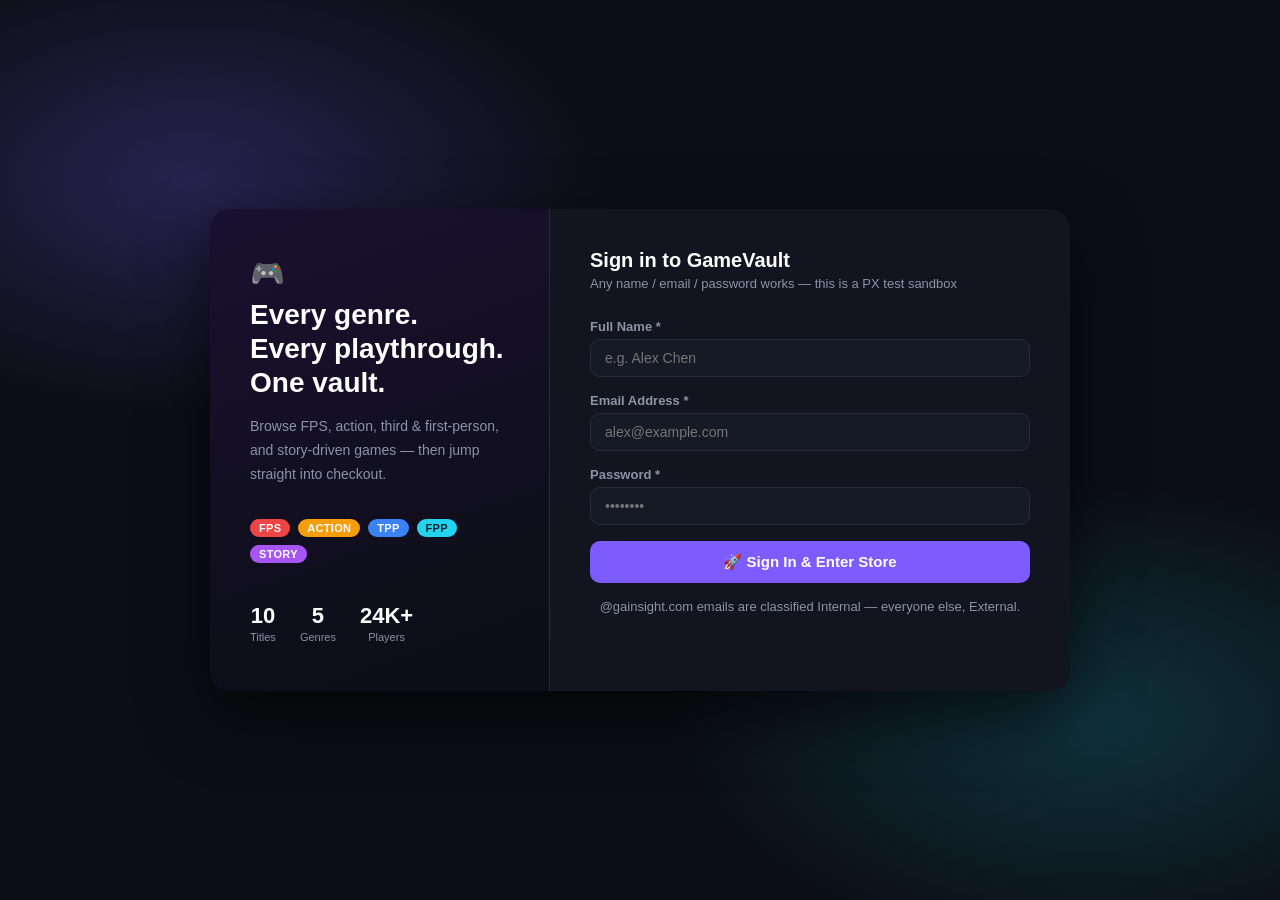
<file: index.html>
<!DOCTYPE html>
<html lang="en">
<head>
  <meta charset="UTF-8"/>
  <meta name="viewport" content="width=device-width,initial-scale=1"/>
  <title>GameVault — Sign in</title>
  <link rel="stylesheet" href="styles.css"/>
  <style>
    #login-page{display:flex;align-items:center;justify-content:center;min-height:100vh;position:relative;overflow:hidden}
    .login-bg{position:absolute;inset:0;background:
      radial-gradient(700px 400px at 15% 20%, rgba(124,92,255,.25), transparent 60%),
      radial-gradient(700px 400px at 85% 80%, rgba(34,211,238,.18), transparent 60%),
      var(--bg);
    }
    .login-wrap{position:relative;z-index:2;display:flex;gap:0;border-radius:20px;overflow:hidden;box-shadow:0 24px 64px rgba(0,0,0,.6);width:100%;max-width:860px;margin:1.5rem}
    .login-left{background:linear-gradient(160deg,#1a1030,#0b0e14);padding:3rem 2.5rem;width:340px;flex-shrink:0;display:flex;flex-direction:column;justify-content:space-between;border-right:1px solid var(--border)}
    .login-left h2{font-size:28px;font-weight:800;color:white;line-height:1.2;margin-bottom:1rem}
    .login-left p{font-size:14px;color:var(--muted);line-height:1.7}
    .genre-pills{display:flex;flex-wrap:wrap;gap:8px;margin-top:2rem}
    .login-stats{display:flex;gap:1.5rem;margin-top:2.5rem}
    .ls{text-align:center}
    .ls-num{font-size:22px;font-weight:800;color:white}
    .ls-label{font-size:11px;color:var(--muted);margin-top:2px}
    .login-right{background:var(--bg2);padding:2.5rem;flex:1}
    .login-right h3{font-size:20px;font-weight:700;margin-bottom:4px;color:white}
    .login-right p{font-size:13px;color:var(--muted);margin-bottom:1.75rem}
    .form-group{margin-bottom:1rem}
    .form-group label{display:block;font-size:13px;font-weight:600;margin-bottom:5px;color:var(--muted)}
    .form-group input{width:100%;padding:10px 14px;border:1.5px solid var(--border);background:var(--card);border-radius:var(--radius);font-size:14px;color:var(--text);outline:none;transition:border-color .2s,box-shadow .2s}
    .form-group input:focus{border-color:var(--accent);box-shadow:0 0 0 3px rgba(124,92,255,.18)}
    .err{color:var(--red);font-size:12px;margin-top:4px;display:none}
    .login-note{text-align:center;font-size:12px;color:var(--muted);margin-top:1rem}
    @media(max-width:640px){.login-wrap{flex-direction:column;max-width:400px}.login-left{width:100%;padding:2rem}.login-stats{justify-content:center}}
  </style>
</head>
<body>

<div id="login-page">
  <div class="login-bg"></div>
  <div class="login-wrap">
    <div class="login-left">
      <div>
        <div style="font-size:28px;margin-bottom:.5rem">🎮</div>
        <h2>Every genre.<br/>Every playthrough.<br/>One vault.</h2>
        <p>Browse FPS, action, third &amp; first-person, and story-driven games — then jump straight into checkout.</p>
        <div class="genre-pills">
          <span class="genre-tag fps">FPS</span>
          <span class="genre-tag action">Action</span>
          <span class="genre-tag tpp">TPP</span>
          <span class="genre-tag fpp">FPP</span>
          <span class="genre-tag story">Story</span>
        </div>
      </div>
      <div class="login-stats">
        <div class="ls"><div class="ls-num">10</div><div class="ls-label">Titles</div></div>
        <div class="ls"><div class="ls-num">5</div><div class="ls-label">Genres</div></div>
        <div class="ls"><div class="ls-num">24K+</div><div class="ls-label">Players</div></div>
      </div>
    </div>
    <div class="login-right">
      <h3>Sign in to GameVault</h3>
      <p>Any name / email / password works — this is a PX test sandbox</p>
      <div class="form-group">
        <label>Full Name *</label>
        <input type="text" id="login-name" placeholder="e.g. Alex Chen" autocomplete="name"/>
        <div class="err" id="err-name">Please enter your full name</div>
      </div>
      <div class="form-group">
        <label>Email Address *</label>
        <input type="email" id="login-email" placeholder="alex@example.com"/>
        <div class="err" id="err-email">Please enter a valid email</div>
      </div>
      <div class="form-group">
        <label>Password *</label>
        <input type="password" id="login-password" placeholder="••••••••"/>
        <div class="err" id="err-password">Password must be at least 4 characters</div>
      </div>
      <button class="btn btn-primary" style="width:100%;justify-content:center;padding:12px;font-size:15px;" onclick="doLogin()">🚀 Sign In &amp; Enter Store</button>
      <p class="login-note">@gainsight.com emails are classified Internal — everyone else, External.</p>
    </div>
  </div>
</div>

<div class="toast" id="toast"><div class="t-title" id="toast-title"></div><div class="t-sub" id="toast-sub"></div></div>

<script src="shared.js"></script>
<script>
  if (getUser()) window.location.href = 'store.html';

  function doLogin() {
    var name  = document.getElementById('login-name').value.trim();
    var email = document.getElementById('login-email').value.trim();
    var pass  = document.getElementById('login-password').value;
    var ok = true;
    ['name','email','password'].forEach(function(f){ document.getElementById('err-' + f).style.display = 'none'; });
    if (!name)                            { document.getElementById('err-name').style.display = 'block'; ok = false; }
    if (!email || !email.includes('@'))   { document.getElementById('err-email').style.display = 'block'; ok = false; }
    if (pass.length < 4)                  { document.getElementById('err-password').style.display = 'block'; ok = false; }
    if (!ok) return;

    setUser(name, email);

    pxIdentify(
      {
        id: email,
        email: email,
        firstName: name.split(' ')[0],
        lastName: name.split(' ').slice(1).join(' '),
        signUpDate: Date.now(),
        plan: 'standard',
        price: 0,
        userHash: ''
      },
      deriveAccountFromEmail(email)
    );
    pxSetGlobalContext({ userType: classifyUserType(email) });

    window.location.href = 'store.html';
  }
</script>
</body>
</html>
</file>
<file: styles.css>
*{box-sizing:border-box;margin:0;padding:0}
:root{
  --accent:#7c5cff;--accent-dark:#6742e6;--accent-light:#efeaff;
  --bg:#0b0e14;--bg2:#12151f;--card:#161a26;--card2:#1b2030;
  --border:#262c3d;--text:#e8eaf0;--muted:#8b93a7;
  --radius:10px;--green:#22c55e;--red:#ef4444;--amber:#f59e0b;--cyan:#22d3ee;

  --genre-fps:#ef4444;--genre-action:#f59e0b;--genre-tpp:#3b82f6;
  --genre-fpp:#22d3ee;--genre-story:#a855f7;
}
body{font-family:-apple-system,BlinkMacSystemFont,'Segoe UI',sans-serif;color:var(--text);background:var(--bg);min-height:100vh}

/* NAV */
nav{background:var(--bg2);padding:0 2rem;height:64px;display:flex;align-items:center;justify-content:space-between;position:sticky;top:0;z-index:100;border-bottom:1px solid var(--border)}
.nav-logo{display:flex;align-items:center;gap:10px;color:white;font-weight:700;font-size:17px;letter-spacing:-.3px;text-decoration:none}
.logo-mark{width:36px;height:36px;background:linear-gradient(135deg,var(--accent),var(--cyan));border-radius:8px;display:flex;align-items:center;justify-content:center;font-size:18px}
.nav-links{display:flex;gap:1.75rem;align-items:center}
.nav-links a{font-size:14px;color:var(--muted);cursor:pointer;text-decoration:none;transition:color .2s;font-weight:500;position:relative}
.nav-links a:hover,.nav-links a.active{color:white}
.nav-user{display:flex;align-items:center;gap:14px}
.cart-link{position:relative;color:var(--muted);text-decoration:none;font-size:18px;}
.cart-link:hover{color:white}
.cart-badge{position:absolute;top:-8px;right:-10px;background:var(--accent);color:white;font-size:10px;font-weight:700;min-width:16px;height:16px;border-radius:999px;display:inline-flex;align-items:center;justify-content:center;padding:0 4px}
.avatar{width:34px;height:34px;border-radius:50%;background:var(--accent);color:white;display:flex;align-items:center;justify-content:center;font-size:12px;font-weight:700;border:2px solid var(--border)}
.nav-name{font-size:14px;color:rgba(255,255,255,.85);font-weight:500}
.btn-logout{background:rgba(255,255,255,.06);border:1px solid var(--border);border-radius:6px;padding:5px 14px;font-size:13px;cursor:pointer;color:var(--muted);transition:all .2s}
.btn-logout:hover{background:rgba(255,255,255,.1);color:white}

/* PAGE CONTENT */
.page-content{max-width:1180px;margin:0 auto;padding:2rem 1.5rem}
.section-header{margin-bottom:1.25rem;display:flex;justify-content:space-between;align-items:baseline;gap:12px;flex-wrap:wrap}
.section-header h3{font-size:19px;font-weight:700;margin-bottom:4px}
.section-header p{font-size:13px;color:var(--muted)}

/* TOAST */
.toast{position:fixed;bottom:24px;right:24px;background:var(--card2);color:white;padding:14px 20px;border-radius:12px;font-size:13px;z-index:999;transform:translateY(80px);opacity:0;transition:all .3s;max-width:340px;border-left:4px solid var(--accent);box-shadow:0 12px 32px rgba(0,0,0,.5)}
.toast.show{transform:translateY(0);opacity:1}
.toast .t-title{font-weight:700;margin-bottom:3px}
.toast .t-sub{font-size:12px;opacity:.7}

/* BUTTONS */
.btn{padding:9px 20px;border-radius:var(--radius);font-size:14px;font-weight:600;cursor:pointer;transition:all .15s;border:none;display:inline-flex;align-items:center;gap:7px}
.btn-grid{display:flex;flex-wrap:wrap;gap:10px;margin-bottom:1rem;align-items:center}
.btn-primary{background:var(--accent);color:white}
.btn-primary:hover{background:var(--accent-dark)}
.btn-outline{background:none;border:2px solid var(--accent);color:var(--accent)}
.btn-outline:hover{background:rgba(124,92,255,.1)}
.btn-dark{background:var(--card2);color:white;border:1px solid var(--border)}
.btn-dark:hover{background:#232a3d}
.btn-ghost{background:none;border:1.5px solid var(--border);color:var(--text)}
.btn-ghost:hover{border-color:var(--accent);color:var(--accent)}
.btn-success{background:var(--green);color:white}
.btn-success:hover{background:#16a34a}
.btn-danger{background:var(--red);color:white}
.btn-danger:hover{background:#dc2626}
.btn-pill{border-radius:999px}
.btn-sm{padding:6px 14px;font-size:12px;border-radius:7px}
.btn-lg{padding:13px 30px;font-size:16px;border-radius:12px}
.btn:disabled{opacity:.4;cursor:not-allowed}

/* GENRE TAGS / FILTERS */
.genre-tag{display:inline-flex;align-items:center;gap:5px;font-size:11px;font-weight:700;padding:3px 9px;border-radius:999px;color:white;letter-spacing:.3px;text-transform:uppercase}
.genre-tag.fps{background:var(--genre-fps)}
.genre-tag.action{background:var(--genre-action)}
.genre-tag.tpp{background:var(--genre-tpp)}
.genre-tag.fpp{background:var(--genre-fpp);color:#04222b}
.genre-tag.story{background:var(--genre-story)}

.filter-row{display:flex;gap:8px;flex-wrap:wrap;margin-bottom:1.75rem}
.filter-btn{padding:7px 16px;border-radius:999px;border:1.5px solid var(--border);font-size:13px;font-weight:600;cursor:pointer;background:var(--card);color:var(--muted);transition:all .15s}
.filter-btn:hover{border-color:var(--accent);color:white}
.filter-btn.active{background:var(--accent);color:white;border-color:var(--accent)}

/* SELECTS */
.sel-group{display:flex;flex-direction:column;gap:7px;min-width:190px}
.sel-group label{font-size:13px;font-weight:600;color:var(--muted)}
select,.inp-group input,.inp-group textarea,#ctx-payload,textarea{background:var(--card);color:var(--text);border:1.5px solid var(--border)}
select{padding:10px 36px 10px 14px;border-radius:var(--radius);font-size:14px;appearance:none;background-image:url("data:image/svg+xml,%3Csvg xmlns='http://www.w3.org/2000/svg' width='12' height='12' viewBox='0 0 24 24'%3E%3Cpath fill='%238b93a7' d='M7 10l5 5 5-5z'/%3E%3C/svg%3E");background-repeat:no-repeat;background-position:right 12px center;outline:none;cursor:pointer;transition:border-color .2s}
select:focus{border-color:var(--accent);box-shadow:0 0 0 3px rgba(124,92,255,.18)}

.custom-select{position:relative;min-width:220px}
.cs-trigger{padding:10px 14px;border:1.5px solid var(--border);border-radius:var(--radius);font-size:14px;background:var(--card);cursor:pointer;display:flex;align-items:center;justify-content:space-between;gap:8px;transition:border-color .2s;user-select:none;color:var(--text)}
.cs-trigger:hover,.custom-select.open .cs-trigger{border-color:var(--accent)}
.cs-arrow{font-size:10px;color:var(--muted);transition:transform .2s}
.custom-select.open .cs-arrow{transform:rotate(180deg)}
.cs-dropdown{position:absolute;top:calc(100% + 6px);left:0;right:0;background:var(--card2);border:1.5px solid var(--border);border-radius:var(--radius);box-shadow:0 8px 28px rgba(0,0,0,.5);z-index:50;display:none;overflow:hidden}
.custom-select.open .cs-dropdown{display:block}
.cs-option{padding:10px 14px;font-size:14px;cursor:pointer;display:flex;align-items:center;gap:10px;transition:background .15s}
.cs-option:hover{background:rgba(124,92,255,.15)}
.cs-option.selected{background:rgba(124,92,255,.18);color:var(--accent);font-weight:600}

/* INPUTS */
.inputs-grid{display:grid;grid-template-columns:repeat(auto-fit,minmax(220px,1fr));gap:16px;margin-bottom:1.5rem}
.inp-group{display:flex;flex-direction:column;gap:6px}
.inp-group label{font-size:13px;font-weight:600;color:var(--muted)}
.inp-group input,.inp-group textarea{padding:10px 14px;border-radius:var(--radius);font-size:14px;outline:none;transition:border-color .2s,box-shadow .2s;width:100%}
.inp-group input:focus,.inp-group textarea:focus{border-color:var(--accent);box-shadow:0 0 0 3px rgba(124,92,255,.18)}
.inp-group textarea{resize:vertical;min-height:80px}
.inp-hint{font-size:11px;color:var(--muted)}
.inp-group.has-error input{border-color:var(--red)}
.inp-group.has-error .inp-hint{color:var(--red)}
.inp-group.has-success input{border-color:var(--green)}
.inp-group.has-success .inp-hint{color:var(--green)}

.qty-stepper{display:inline-flex;align-items:center;border:1.5px solid var(--border);border-radius:var(--radius);overflow:hidden}
.qty-stepper button{background:var(--card2);border:none;color:var(--text);width:32px;height:32px;font-size:16px;cursor:pointer}
.qty-stepper button:hover{background:var(--accent)}
.qty-stepper span{width:36px;text-align:center;font-weight:700}

.toggle-wrap{display:flex;align-items:center;gap:12px;font-size:14px;font-weight:500}
.toggle{width:42px;height:24px;background:var(--border);border-radius:999px;cursor:pointer;position:relative;transition:background .2s;border:none;outline:none;flex-shrink:0}
.toggle::after{content:'';position:absolute;left:3px;top:3px;width:18px;height:18px;border-radius:50%;background:white;transition:transform .2s}
.toggle.on{background:var(--accent)}
.toggle.on::after{transform:translateX(18px)}

/* CARD */
.card{background:var(--card);border:1.5px solid var(--border);border-radius:14px;padding:1.5rem}

/* GAME GRID + COVERS */
.game-grid{display:grid;grid-template-columns:repeat(auto-fill,minmax(220px,1fr));gap:18px;margin-bottom:2.5rem}
.game-card{background:var(--card);border:1.5px solid var(--border);border-radius:14px;overflow:hidden;cursor:pointer;transition:transform .2s,box-shadow .2s,border-color .2s;text-decoration:none;color:inherit;display:block}
.game-card:hover{transform:translateY(-4px);box-shadow:0 16px 40px rgba(0,0,0,.5);border-color:var(--accent)}
.game-cover{height:130px;display:flex;align-items:center;justify-content:center;font-size:40px;position:relative}
.game-cover .cover-badge{position:absolute;top:8px;left:8px}
.game-cover .cover-price{position:absolute;bottom:8px;right:8px;background:rgba(0,0,0,.55);color:white;font-size:12px;font-weight:700;padding:3px 9px;border-radius:6px}
.game-info{padding:12px 14px}
.game-info h4{font-size:14px;font-weight:700;margin-bottom:4px}
.game-info p{font-size:12px;color:var(--muted);line-height:1.4}

/* HERO */
.hero-banner{background:linear-gradient(135deg,#151a2b 0%,#1a1030 60%,#0b0e14 100%);padding:3rem 2rem;position:relative;overflow:hidden;border-bottom:1px solid var(--border)}
.hero-banner::before{content:'';position:absolute;right:-60px;top:-60px;width:340px;height:340px;border-radius:50%;background:rgba(124,92,255,.15)}
.hero-inner{max-width:1180px;margin:0 auto;position:relative;z-index:1;display:flex;align-items:center;justify-content:space-between;flex-wrap:wrap;gap:1.5rem}
.hero-text h1{font-size:32px;font-weight:800;color:white;line-height:1.2;margin-bottom:.75rem}
.hero-text h1 span{color:var(--accent)}
.hero-text p{font-size:15px;color:var(--muted);max-width:480px;line-height:1.6}
.hero-badges{display:flex;gap:8px;margin-top:1rem;flex-wrap:wrap}
.hbadge{background:rgba(255,255,255,.06);color:rgba(255,255,255,.85);font-size:12px;padding:5px 12px;border-radius:20px;font-weight:500;border:1px solid var(--border)}
.hbadge.accent{background:var(--accent);border-color:var(--accent);color:white}
.hero-stats{display:flex;gap:1.5rem}
.hstat{text-align:center;background:rgba(255,255,255,.04);border:1px solid var(--border);border-radius:12px;padding:1rem 1.25rem}
.hstat-num{font-size:26px;font-weight:800;color:var(--accent)}
.hstat-label{font-size:12px;color:var(--muted);margin-top:3px}

/* PX STATUS */
.px-status{background:#0f1f16;border:1px solid #1f4a30;border-radius:12px;padding:1rem 1.25rem;font-size:13px;color:#7be8a6;margin-bottom:1.5rem;display:flex;align-items:flex-start;gap:10px}
.px-dot{width:8px;height:8px;border-radius:50%;background:var(--green);margin-top:4px;flex-shrink:0}
.px-status code{background:rgba(0,0,0,.3);padding:2px 6px;border-radius:4px;font-size:12px;color:#c8f7d8}

/* EVENT CARDS */
.event-cards{display:grid;grid-template-columns:repeat(auto-fit,minmax(200px,1fr));gap:14px;margin-bottom:2rem}
.ev-card{background:var(--card);border:1.5px solid var(--border);border-radius:14px;padding:1.25rem;cursor:pointer;transition:border-color .2s,transform .15s,box-shadow .15s}
.ev-card:hover{border-color:var(--accent);transform:translateY(-3px);box-shadow:0 8px 24px rgba(124,92,255,.2)}
.ev-card h4{font-size:14px;font-weight:700;margin-bottom:4px;color:white}
.ev-card p{font-size:12px;color:var(--muted);line-height:1.5}
.ev-icon{font-size:24px;margin-bottom:10px}

/* EVENT LOG */
#event-log{border:1.5px solid var(--border);border-radius:12px;overflow:hidden;min-height:60px;background:var(--card)}
.log-row{display:flex;align-items:center;gap:12px;padding:10px 16px;border-bottom:1px solid var(--border);font-size:13px}
.log-time{color:var(--muted);min-width:72px;font-size:12px}
.log-name{font-weight:700;flex:1;color:white}
.log-props{background:var(--card2);padding:3px 10px;border-radius:6px;font-size:12px;color:#c9cfe0;font-family:monospace}

/* PAGE HEADER BANNER */
.page-banner{background:var(--bg2);padding:1.75rem 2rem;border-bottom:1px solid var(--border)}
.page-banner-inner{max-width:1180px;margin:0 auto}
.page-banner .breadcrumb{font-size:12px;color:var(--muted);margin-bottom:6px}
.page-banner h2{color:white;font-size:22px;font-weight:800}
.page-banner p{color:var(--muted);font-size:14px;margin-top:4px}

/* CART */
.cart-row{display:flex;align-items:center;gap:16px;padding:14px 0;border-bottom:1px solid var(--border)}
.cart-row .cover-mini{width:56px;height:56px;border-radius:8px;display:flex;align-items:center;justify-content:center;font-size:22px;flex-shrink:0}
.cart-row .ci-title{font-weight:700;font-size:14px}
.cart-row .ci-genre{margin-top:3px}
.cart-row .ci-price{font-weight:700;min-width:80px;text-align:right}
.cart-summary-row{display:flex;justify-content:space-between;padding:8px 0;font-size:14px;color:var(--muted)}
.cart-summary-row.total{color:white;font-weight:700;font-size:16px;border-top:1px solid var(--border);padding-top:14px;margin-top:6px}

@keyframes fadeIn{from{opacity:0;transform:translateY(6px)}to{opacity:1;transform:translateY(0)}}
</file>
